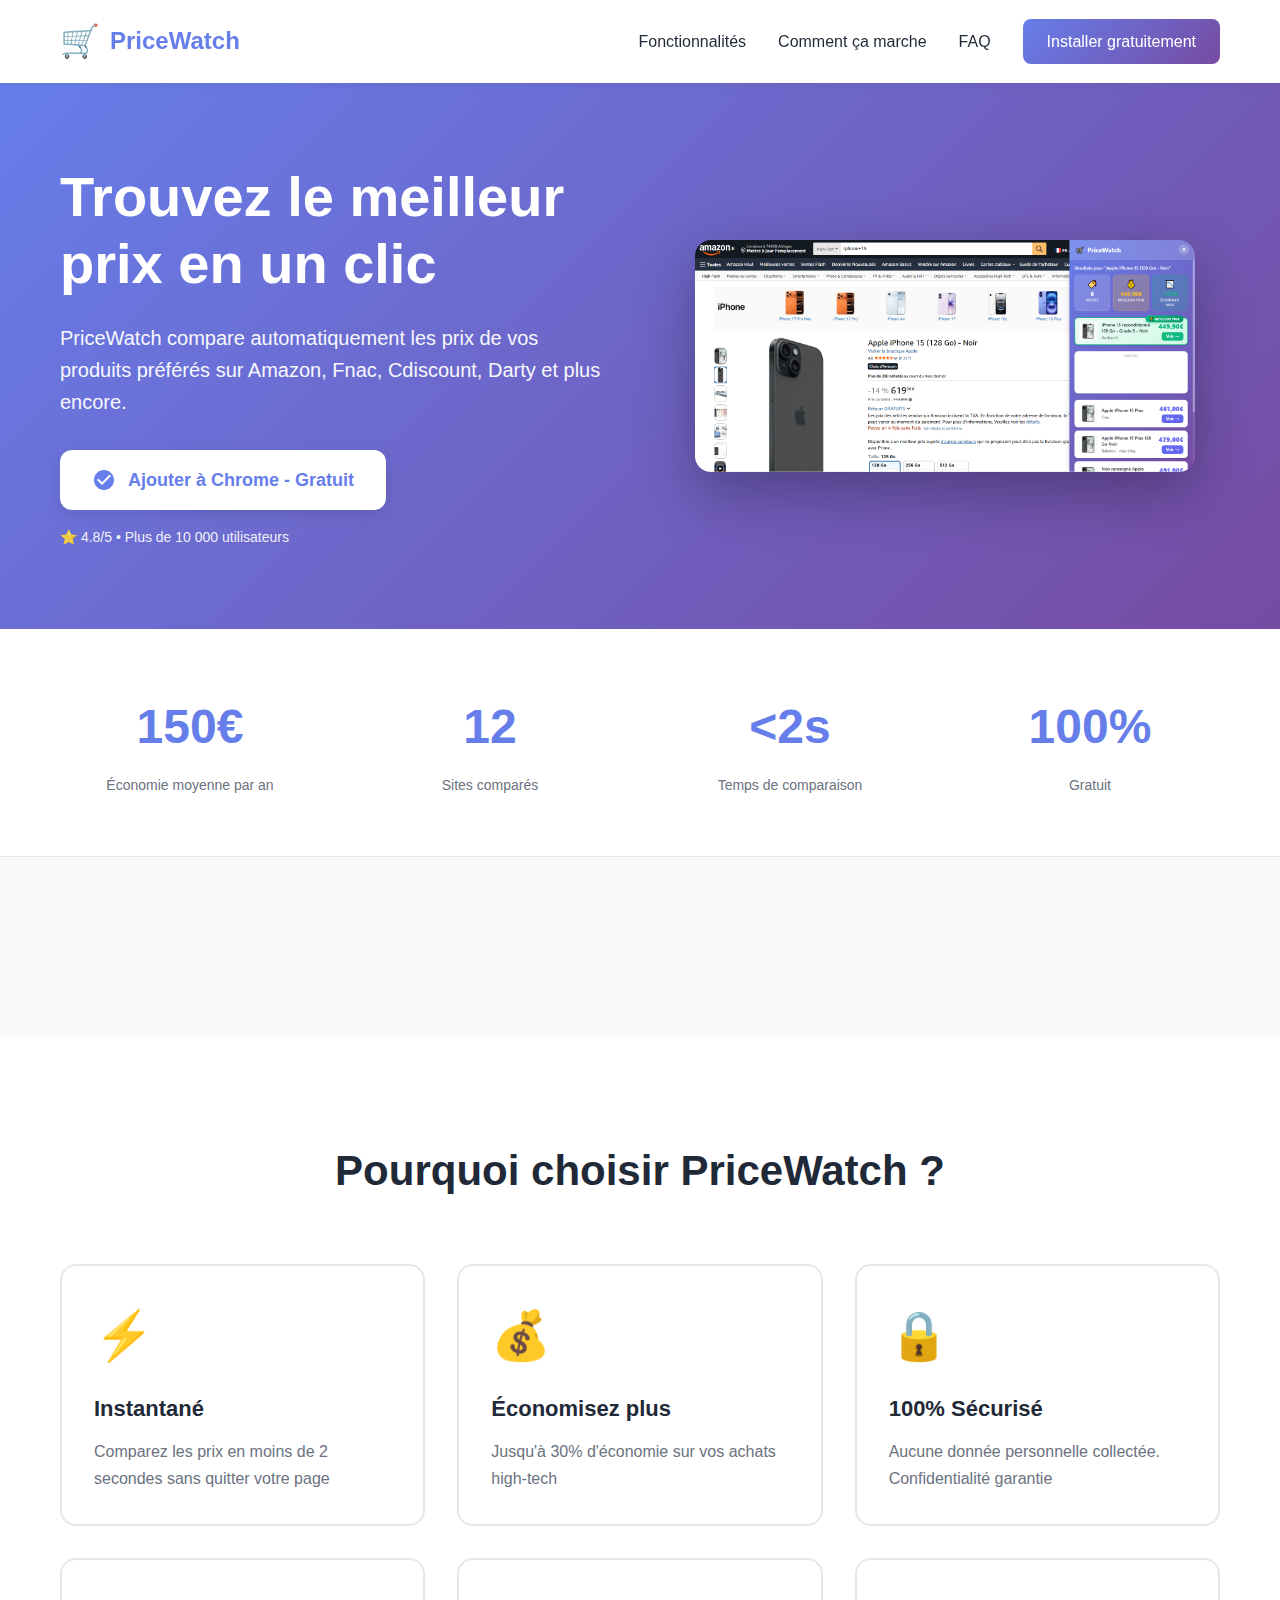
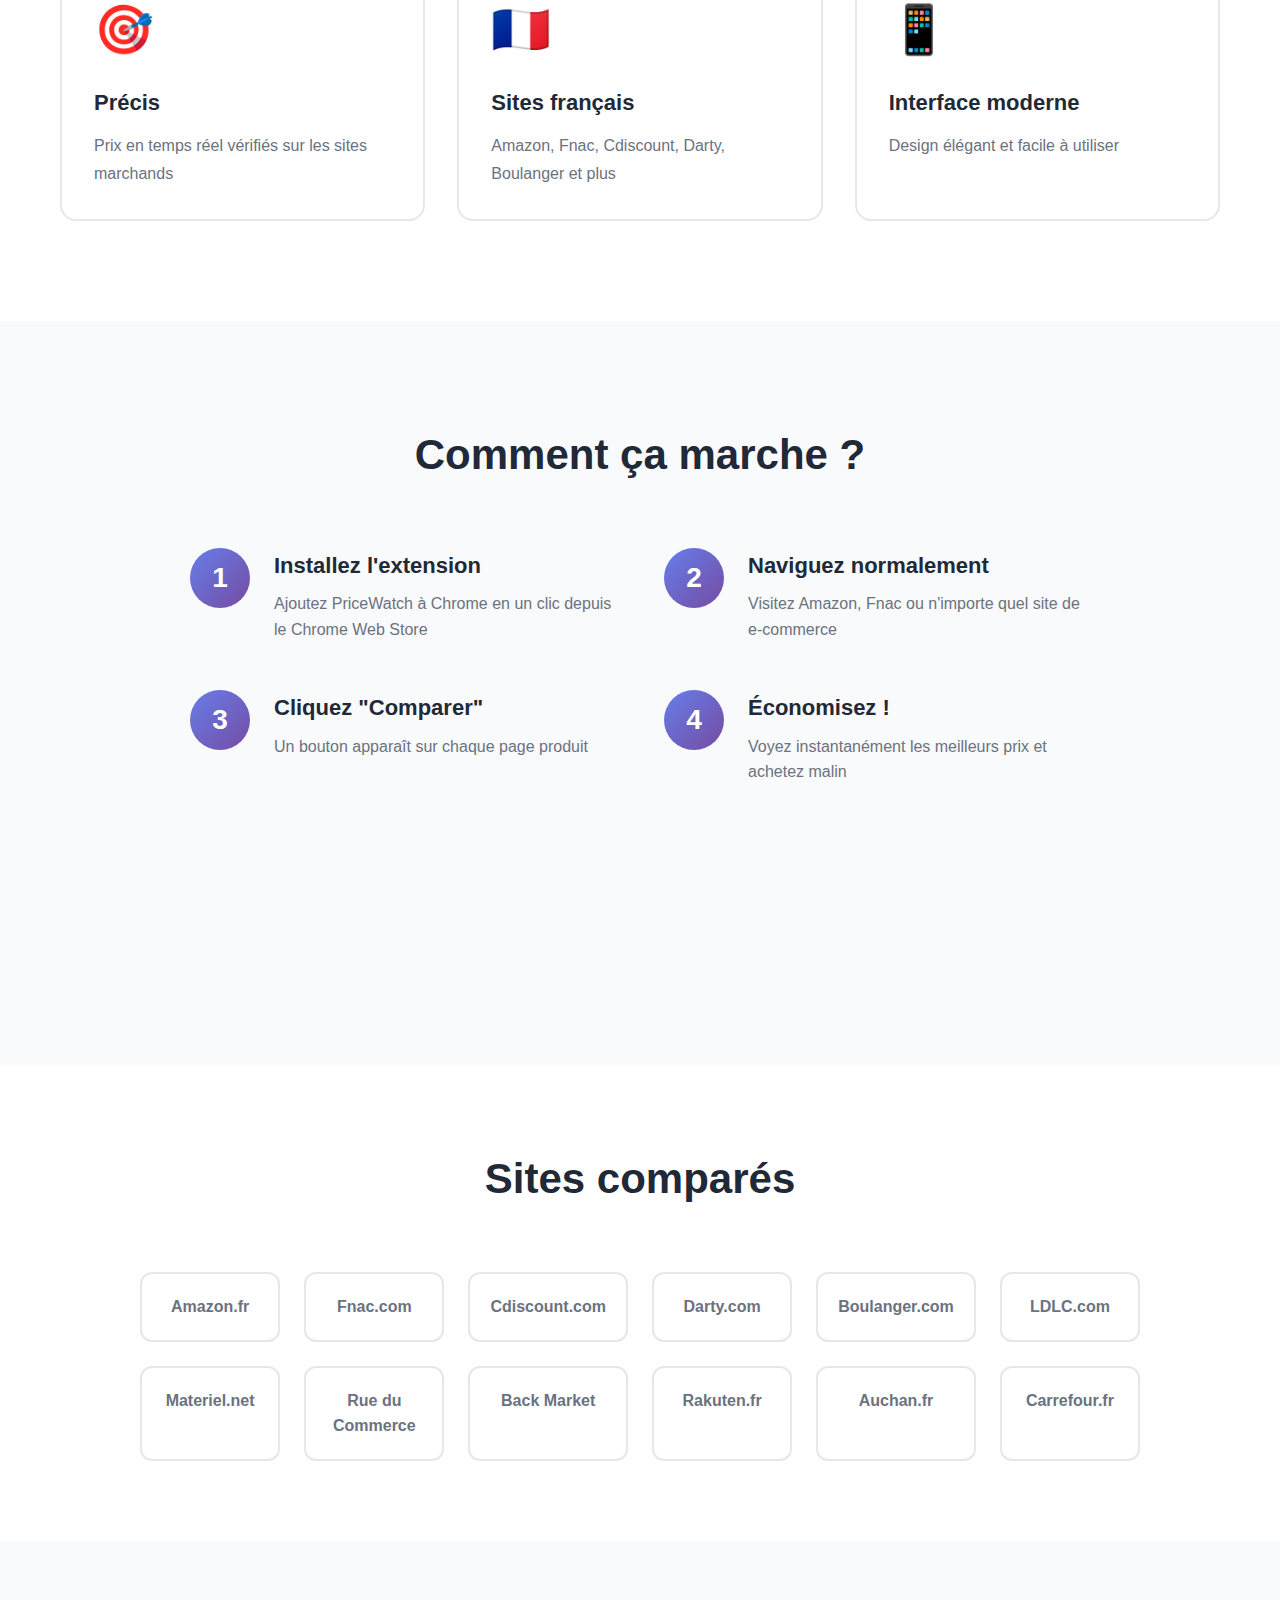
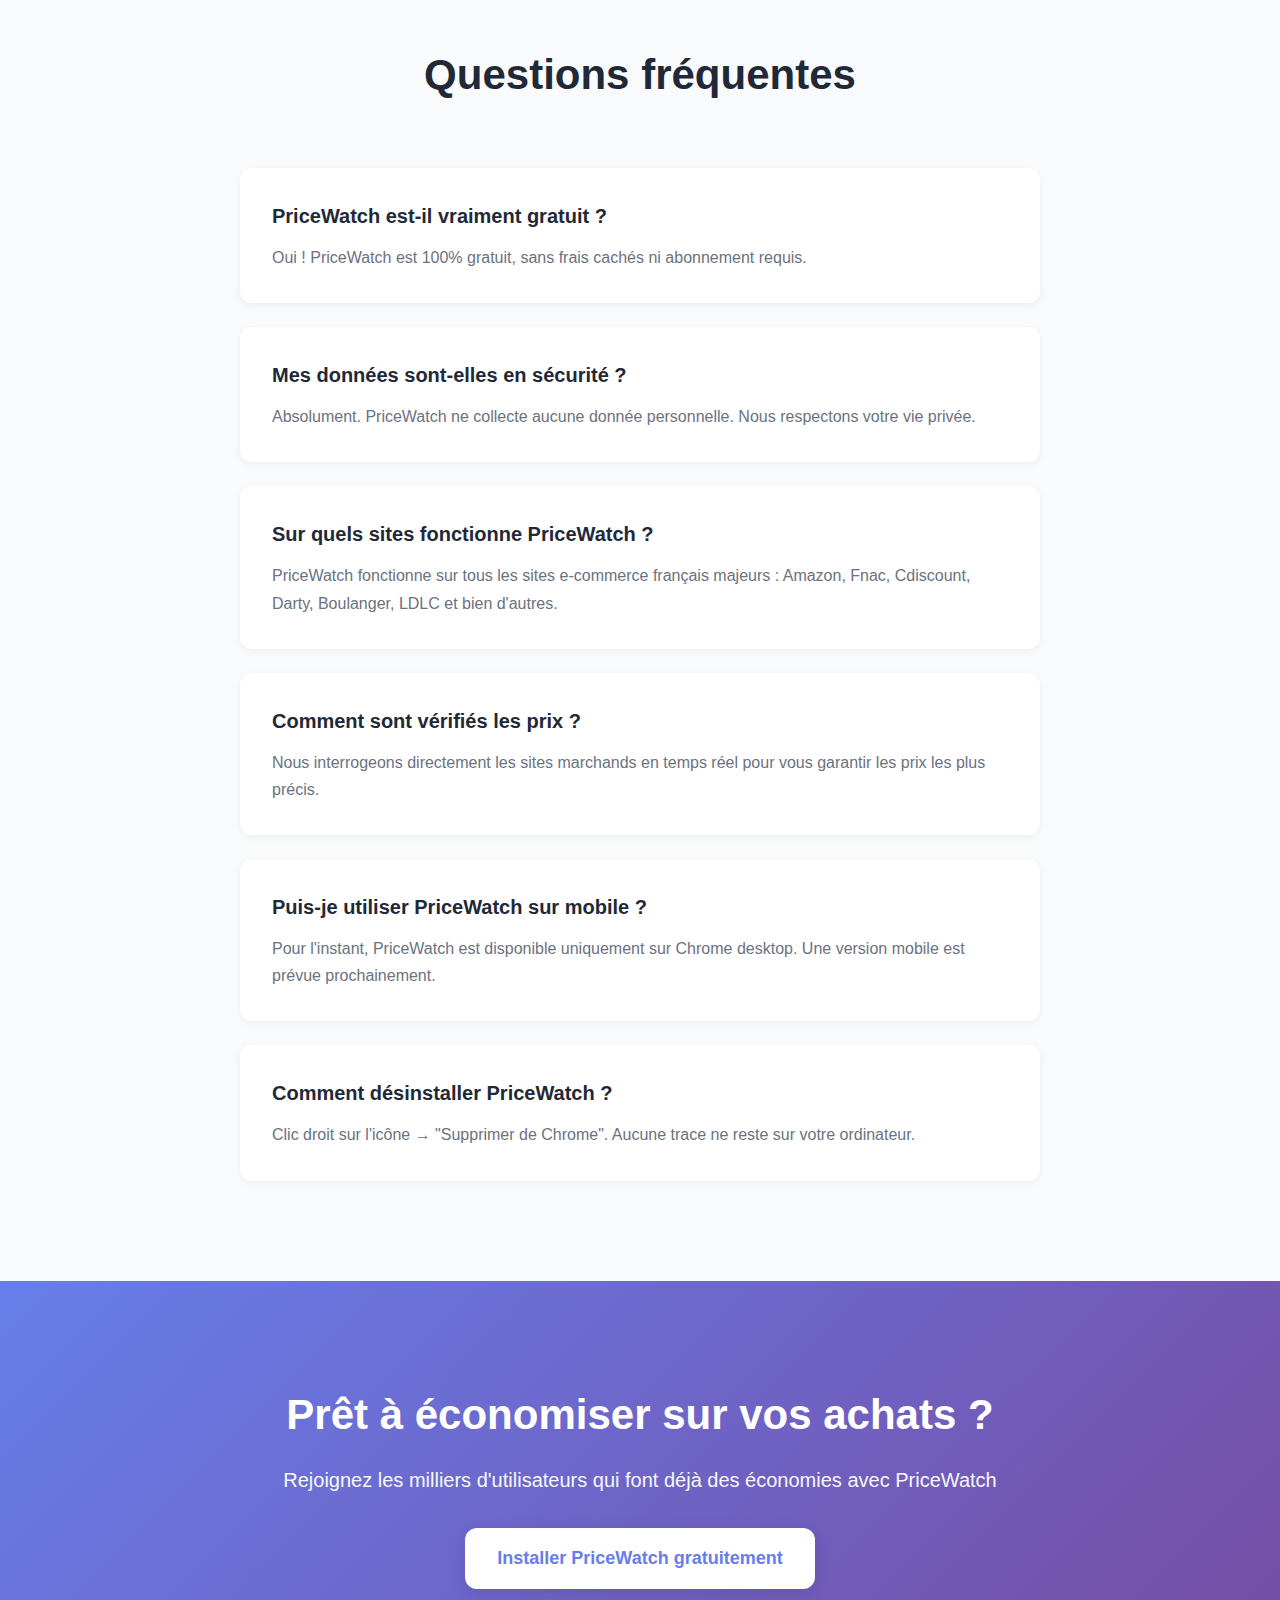
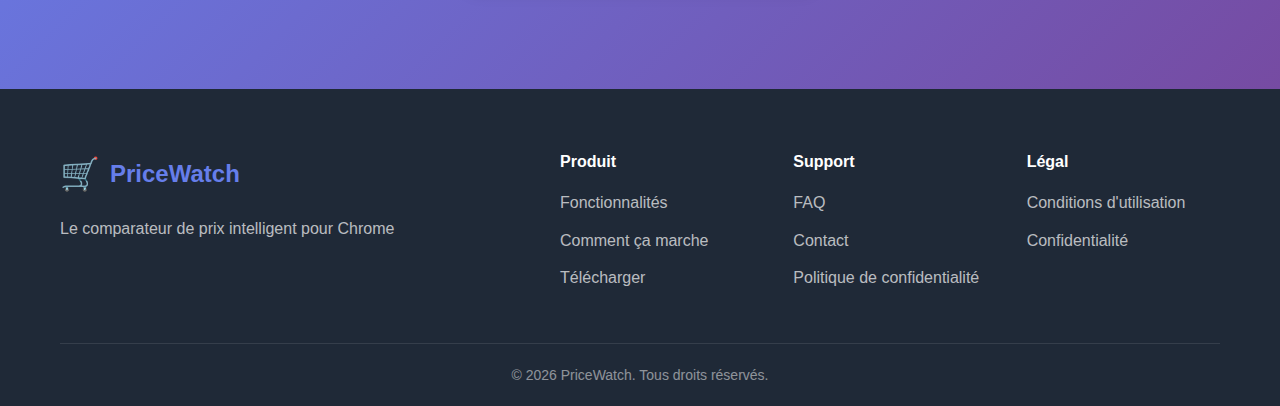
<file: index.html>
<!DOCTYPE html>
<html lang="fr">
<head>
    <meta charset="UTF-8">
    <meta name="viewport" content="width=device-width, initial-scale=1.0">
    <meta name="description" content="PriceWatch - Comparez les prix des produits high-tech sur Amazon, Fnac, Cdiscount et plus encore. Extension Chrome gratuite.">
    <meta name="keywords" content="comparateur prix, extension chrome, amazon, fnac, cdiscount, high-tech">
    <title>PriceWatch - Comparateur de Prix Intelligent</title>
    <link rel="stylesheet" href="style.css">
    
    <!-- Google AdSense -->
    <script async src="https://pagead2.googlesyndication.com/pagead/js/adsbygoogle.js?client=ca-pub-7892233863957018"
         crossorigin="anonymous"></script>
</head>
<body>
    <!-- HEADER -->
    <header class="header">
        <div class="container">
            <div class="logo">
                <span class="logo-icon">🛒</span>
                <span class="logo-text">PriceWatch</span>
            </div>
            <nav class="nav">
                <a href="#features">Fonctionnalités</a>
                <a href="#how-it-works">Comment ça marche</a>
                <a href="#faq">FAQ</a>
                <a href="https://chromewebstore.google.com/detail/pricewatch-comparateur-de/cplnfggjflclhdnjhlojdkfdijmpdobh" class="btn-primary" target="_blank">
                    Installer gratuitement
                </a>
            </nav>
        </div>
    </header>

    <!-- HERO SECTION -->
    <section class="hero">
        <div class="container">
            <div class="hero-content">
                <h1>Trouvez le meilleur prix en un clic</h1>
                <p class="hero-subtitle">
                    PriceWatch compare automatiquement les prix de vos produits préférés 
                    sur Amazon, Fnac, Cdiscount, Darty et plus encore.
                </p>
                <div class="hero-cta">
                    <a href="https://chromewebstore.google.com/detail/pricewatch-comparateur-de/cplnfggjflclhdnjhlojdkfdijmpdobh" class="btn-large" target="_blank">
                        <svg width="24" height="24" viewBox="0 0 24 24" fill="currentColor">
                            <path d="M12 2C6.48 2 2 6.48 2 12s4.48 10 10 10 10-4.48 10-10S17.52 2 12 2zm-2 15l-5-5 1.41-1.41L10 14.17l7.59-7.59L19 8l-9 9z"/>
                        </svg>
                        Ajouter à Chrome - Gratuit
                    </a>
                    <p class="hero-note">⭐ 4.8/5 • Plus de 10 000 utilisateurs</p>
                </div>
            </div>
            <div class="hero-image">
                <img src="assets/screenshot-main.png" alt="PriceWatch Extension" class="screenshot">
            </div>
        </div>
    </section>

    <!-- STATS -->
    <section class="stats">
        <div class="container">
            <div class="stat-item">
                <div class="stat-number">150€</div>
                <div class="stat-label">Économie moyenne par an</div>
            </div>
            <div class="stat-item">
                <div class="stat-number">12</div>
                <div class="stat-label">Sites comparés</div>
            </div>
            <div class="stat-item">
                <div class="stat-number">&lt;2s</div>
                <div class="stat-label">Temps de comparaison</div>
            </div>
            <div class="stat-item">
                <div class="stat-number">100%</div>
                <div class="stat-label">Gratuit</div>
            </div>
        </div>
    </section>

    <!-- AD BANNER TOP -->
    <section class="ad-section">
        <div class="container">
            <ins class="adsbygoogle"
                 style="display:block"
                 data-ad-client="ca-pub-7892233863957018"
                 data-ad-slot="9067685583"
                 data-ad-format="auto"
                 data-full-width-responsive="true"></ins>
        </div>
    </section>

    <!-- FEATURES -->
    <section id="features" class="features">
        <div class="container">
            <h2 class="section-title">Pourquoi choisir PriceWatch ?</h2>
            <div class="features-grid">
                <div class="feature-card">
                    <div class="feature-icon">⚡</div>
                    <h3>Instantané</h3>
                    <p>Comparez les prix en moins de 2 secondes sans quitter votre page</p>
                </div>
                <div class="feature-card">
                    <div class="feature-icon">💰</div>
                    <h3>Économisez plus</h3>
                    <p>Jusqu'à 30% d'économie sur vos achats high-tech</p>
                </div>
                <div class="feature-card">
                    <div class="feature-icon">🔒</div>
                    <h3>100% Sécurisé</h3>
                    <p>Aucune donnée personnelle collectée. Confidentialité garantie</p>
                </div>
                <div class="feature-card">
                    <div class="feature-icon">🎯</div>
                    <h3>Précis</h3>
                    <p>Prix en temps réel vérifiés sur les sites marchands</p>
                </div>
                <div class="feature-card">
                    <div class="feature-icon">🇫🇷</div>
                    <h3>Sites français</h3>
                    <p>Amazon, Fnac, Cdiscount, Darty, Boulanger et plus</p>
                </div>
                <div class="feature-card">
                    <div class="feature-icon">📱</div>
                    <h3>Interface moderne</h3>
                    <p>Design élégant et facile à utiliser</p>
                </div>
            </div>
        </div>
    </section>

    <!-- HOW IT WORKS -->
    <section id="how-it-works" class="how-it-works">
        <div class="container">
            <h2 class="section-title">Comment ça marche ?</h2>
            <div class="steps">
                <div class="step">
                    <div class="step-number">1</div>
                    <div class="step-content">
                        <h3>Installez l'extension</h3>
                        <p>Ajoutez PriceWatch à Chrome en un clic depuis le Chrome Web Store</p>
                    </div>
                </div>
                <div class="step">
                    <div class="step-number">2</div>
                    <div class="step-content">
                        <h3>Naviguez normalement</h3>
                        <p>Visitez Amazon, Fnac ou n'importe quel site de e-commerce</p>
                    </div>
                </div>
                <div class="step">
                    <div class="step-number">3</div>
                    <div class="step-content">
                        <h3>Cliquez "Comparer"</h3>
                        <p>Un bouton apparaît sur chaque page produit</p>
                    </div>
                </div>
                <div class="step">
                    <div class="step-number">4</div>
                    <div class="step-content">
                        <h3>Économisez !</h3>
                        <p>Voyez instantanément les meilleurs prix et achetez malin</p>
                    </div>
                </div>
            </div>
        </div>
    </section>

    <!-- AD BANNER MIDDLE -->
    <section class="ad-section">
        <div class="container">
            <ins class="adsbygoogle"
                 style="display:block"
                 data-ad-client="ca-pub-7892233863957018"
                 data-ad-slot="9067685583"
                 data-ad-format="auto"
                 data-full-width-responsive="true"></ins>
        </div>
    </section>

    <!-- MERCHANTS -->
    <section class="merchants">
        <div class="container">
            <h2 class="section-title">Sites comparés</h2>
            <div class="merchants-grid">
                <div class="merchant">Amazon.fr</div>
                <div class="merchant">Fnac.com</div>
                <div class="merchant">Cdiscount.com</div>
                <div class="merchant">Darty.com</div>
                <div class="merchant">Boulanger.com</div>
                <div class="merchant">LDLC.com</div>
                <div class="merchant">Materiel.net</div>
                <div class="merchant">Rue du Commerce</div>
                <div class="merchant">Back Market</div>
                <div class="merchant">Rakuten.fr</div>
                <div class="merchant">Auchan.fr</div>
                <div class="merchant">Carrefour.fr</div>
            </div>
        </div>
    </section>

    <!-- FAQ -->
    <section id="faq" class="faq">
        <div class="container">
            <h2 class="section-title">Questions fréquentes</h2>
            <div class="faq-list">
                <div class="faq-item">
                    <h3>PriceWatch est-il vraiment gratuit ?</h3>
                    <p>Oui ! PriceWatch est 100% gratuit, sans frais cachés ni abonnement requis.</p>
                </div>
                <div class="faq-item">
                    <h3>Mes données sont-elles en sécurité ?</h3>
                    <p>Absolument. PriceWatch ne collecte aucune donnée personnelle. Nous respectons votre vie privée.</p>
                </div>
                <div class="faq-item">
                    <h3>Sur quels sites fonctionne PriceWatch ?</h3>
                    <p>PriceWatch fonctionne sur tous les sites e-commerce français majeurs : Amazon, Fnac, Cdiscount, Darty, Boulanger, LDLC et bien d'autres.</p>
                </div>
                <div class="faq-item">
                    <h3>Comment sont vérifiés les prix ?</h3>
                    <p>Nous interrogeons directement les sites marchands en temps réel pour vous garantir les prix les plus précis.</p>
                </div>
                <div class="faq-item">
                    <h3>Puis-je utiliser PriceWatch sur mobile ?</h3>
                    <p>Pour l'instant, PriceWatch est disponible uniquement sur Chrome desktop. Une version mobile est prévue prochainement.</p>
                </div>
                <div class="faq-item">
                    <h3>Comment désinstaller PriceWatch ?</h3>
                    <p>Clic droit sur l'icône → "Supprimer de Chrome". Aucune trace ne reste sur votre ordinateur.</p>
                </div>
            </div>
        </div>
    </section>

    <!-- CTA FINAL -->
    <section class="cta-final">
        <div class="container">
            <h2>Prêt à économiser sur vos achats ?</h2>
            <p>Rejoignez les milliers d'utilisateurs qui font déjà des économies avec PriceWatch</p>
            <a href="https://chromewebstore.google.com/detail/pricewatch-comparateur-de/cplnfggjflclhdnjhlojdkfdijmpdobh" class="btn-large" target="_blank">
                Installer PriceWatch gratuitement
            </a>
        </div>
    </section>

    <!-- FOOTER -->
    <footer class="footer">
        <div class="container">
            <div class="footer-content">
                <div class="footer-brand">
                    <div class="logo">
                        <span class="logo-icon">🛒</span>
                        <span class="logo-text">PriceWatch</span>
                    </div>
                    <p>Le comparateur de prix intelligent pour Chrome</p>
                </div>
                <div class="footer-links">
                    <div class="footer-column">
                        <h4>Produit</h4>
                        <a href="#features">Fonctionnalités</a>
                        <a href="#how-it-works">Comment ça marche</a>
                        <a href="https://chromewebstore.google.com/detail/pricewatch-comparateur-de/cplnfggjflclhdnjhlojdkfdijmpdobh">Télécharger</a>
                    </div>
                    <div class="footer-column">
                        <h4>Support</h4>
                        <a href="#faq">FAQ</a>
                        <a href="mailto:support@pricewatch.fr">Contact</a>
                        <a href="privacy.html">Politique de confidentialité</a>
                    </div>
                    <div class="footer-column">
                        <h4>Légal</h4>
                        <a href="terms.html">Conditions d'utilisation</a>
                        <a href="privacy.html">Confidentialité</a>
                    </div>
                </div>
            </div>
            <div class="footer-bottom">
                <p>&copy; 2026 PriceWatch. Tous droits réservés.</p>
            </div>
        </div>
    </footer>

    <!-- AdSense Script -->
    <script>
        (adsbygoogle = window.adsbygoogle || []).push({});
    </script>
</body>
</html>
</file>
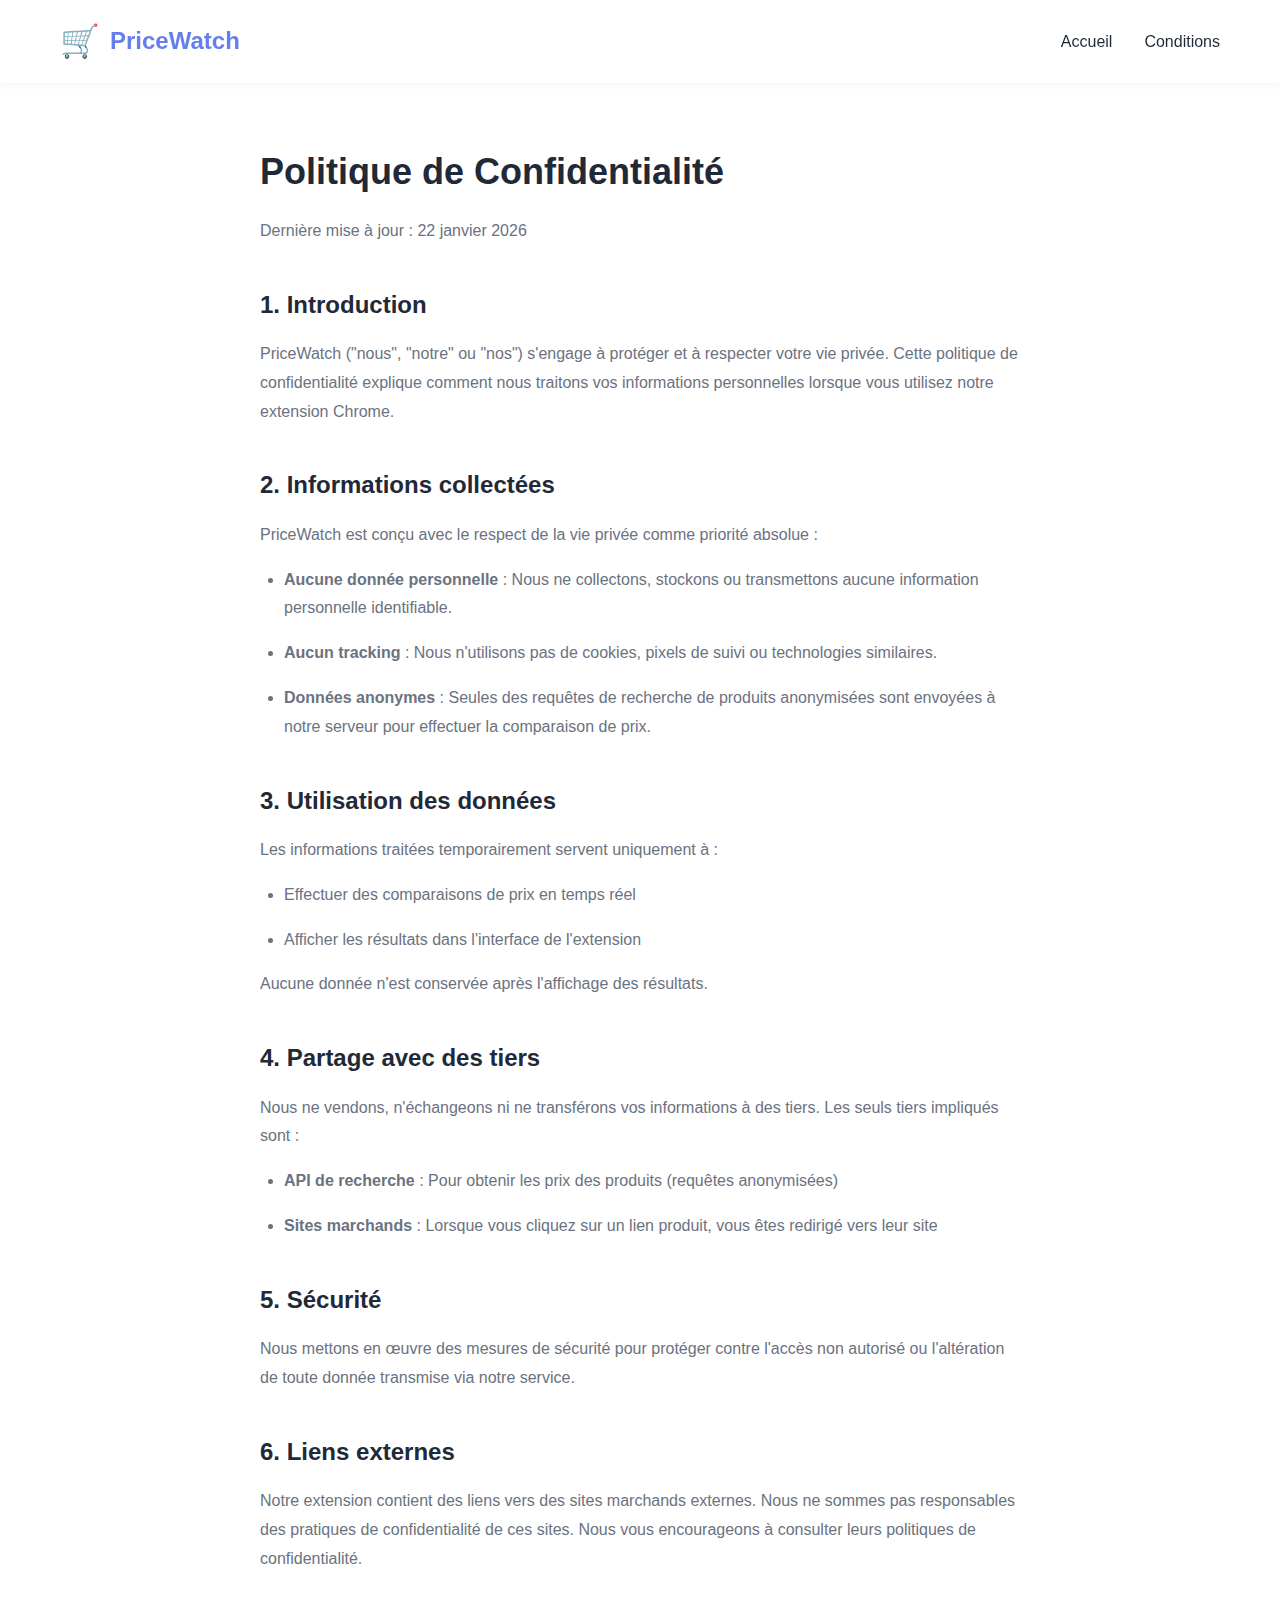
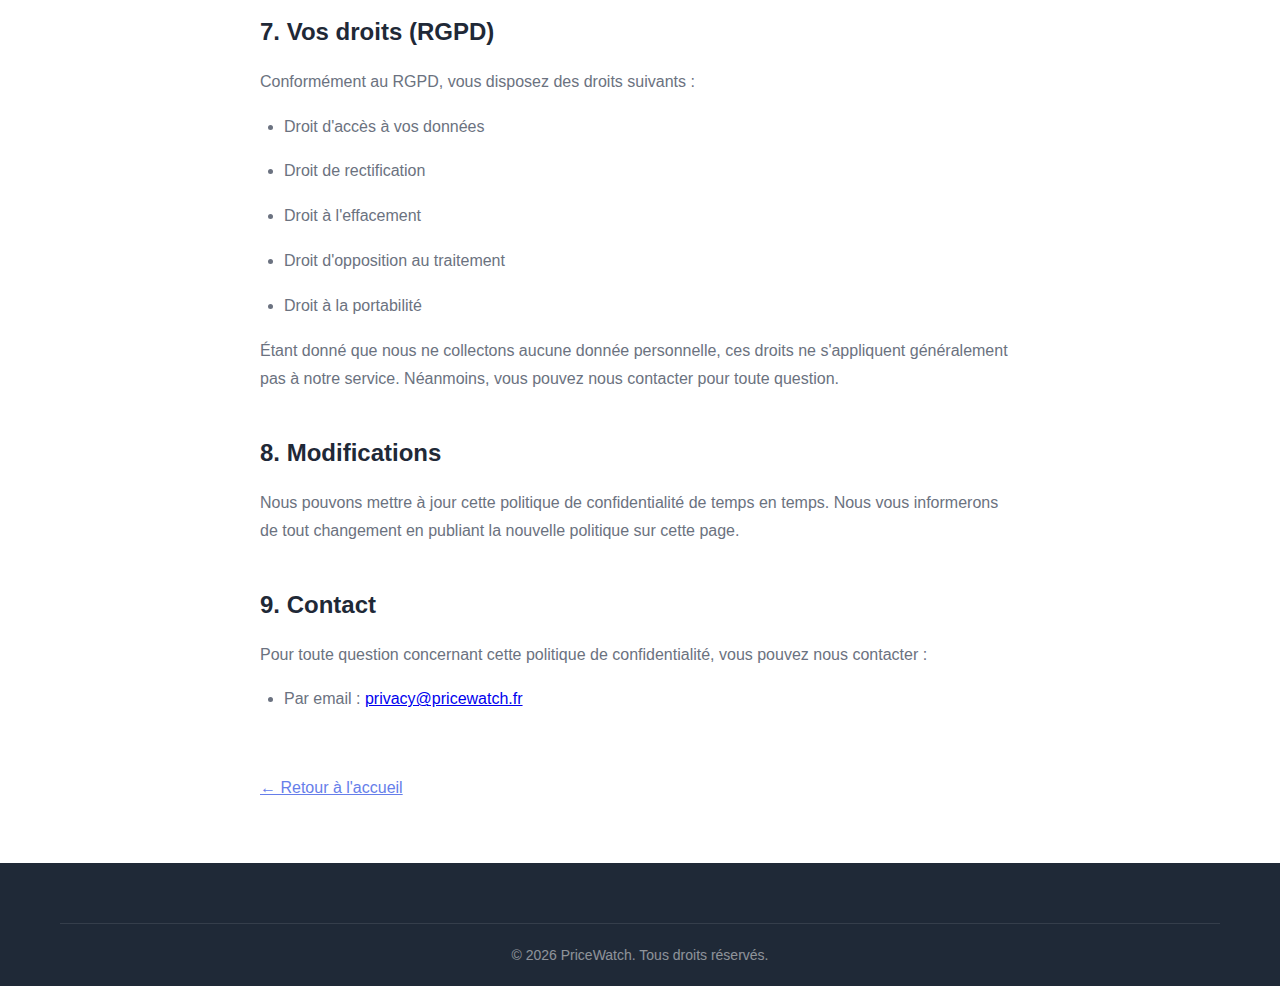
<file: privacy.html>
<!DOCTYPE html>
<html lang="fr">
<head>
    <meta charset="UTF-8">
    <meta name="viewport" content="width=device-width, initial-scale=1.0">
    <title>Politique de Confidentialité - PriceWatch</title>
    <link rel="stylesheet" href="style.css">
    <style>
        .privacy-content {
            max-width: 800px;
            margin: 60px auto;
            padding: 0 20px;
        }
        .privacy-content h1 {
            font-size: 36px;
            margin-bottom: 16px;
        }
        .privacy-content .date {
            color: var(--text-gray);
            margin-bottom: 40px;
        }
        .privacy-content h2 {
            font-size: 24px;
            margin-top: 40px;
            margin-bottom: 16px;
        }
        .privacy-content p, .privacy-content li {
            color: var(--text-gray);
            line-height: 1.8;
            margin-bottom: 16px;
        }
        .privacy-content ul {
            margin-left: 24px;
        }
    </style>
</head>
<body>
    <header class="header">
        <div class="container">
            <a href="index.html" class="logo">
                <span class="logo-icon">🛒</span>
                <span class="logo-text">PriceWatch</span>
            </a>
            <nav class="nav">
                <a href="index.html">Accueil</a>
                <a href="terms.html">Conditions</a>
            </nav>
        </div>
    </header>

    <div class="privacy-content">
        <h1>Politique de Confidentialité</h1>
        <p class="date">Dernière mise à jour : 22 janvier 2026</p>

        <h2>1. Introduction</h2>
        <p>
            PriceWatch ("nous", "notre" ou "nos") s'engage à protéger et à respecter votre vie privée. 
            Cette politique de confidentialité explique comment nous traitons vos informations personnelles 
            lorsque vous utilisez notre extension Chrome.
        </p>

        <h2>2. Informations collectées</h2>
        <p>PriceWatch est conçu avec le respect de la vie privée comme priorité absolue :</p>
        <ul>
            <li><strong>Aucune donnée personnelle</strong> : Nous ne collectons, stockons ou transmettons aucune information personnelle identifiable.</li>
            <li><strong>Aucun tracking</strong> : Nous n'utilisons pas de cookies, pixels de suivi ou technologies similaires.</li>
            <li><strong>Données anonymes</strong> : Seules des requêtes de recherche de produits anonymisées sont envoyées à notre serveur pour effectuer la comparaison de prix.</li>
        </ul>

        <h2>3. Utilisation des données</h2>
        <p>Les informations traitées temporairement servent uniquement à :</p>
        <ul>
            <li>Effectuer des comparaisons de prix en temps réel</li>
            <li>Afficher les résultats dans l'interface de l'extension</li>
        </ul>
        <p>Aucune donnée n'est conservée après l'affichage des résultats.</p>

        <h2>4. Partage avec des tiers</h2>
        <p>
            Nous ne vendons, n'échangeons ni ne transférons vos informations à des tiers. 
            Les seuls tiers impliqués sont :
        </p>
        <ul>
            <li><strong>API de recherche</strong> : Pour obtenir les prix des produits (requêtes anonymisées)</li>
            <li><strong>Sites marchands</strong> : Lorsque vous cliquez sur un lien produit, vous êtes redirigé vers leur site</li>
        </ul>

        <h2>5. Sécurité</h2>
        <p>
            Nous mettons en œuvre des mesures de sécurité pour protéger contre l'accès non autorisé 
            ou l'altération de toute donnée transmise via notre service.
        </p>

        <h2>6. Liens externes</h2>
        <p>
            Notre extension contient des liens vers des sites marchands externes. Nous ne sommes pas 
            responsables des pratiques de confidentialité de ces sites. Nous vous encourageons à 
            consulter leurs politiques de confidentialité.
        </p>

        <h2>7. Vos droits (RGPD)</h2>
        <p>Conformément au RGPD, vous disposez des droits suivants :</p>
        <ul>
            <li>Droit d'accès à vos données</li>
            <li>Droit de rectification</li>
            <li>Droit à l'effacement</li>
            <li>Droit d'opposition au traitement</li>
            <li>Droit à la portabilité</li>
        </ul>
        <p>
            Étant donné que nous ne collectons aucune donnée personnelle, ces droits ne s'appliquent 
            généralement pas à notre service. Néanmoins, vous pouvez nous contacter pour toute question.
        </p>

        <h2>8. Modifications</h2>
        <p>
            Nous pouvons mettre à jour cette politique de confidentialité de temps en temps. 
            Nous vous informerons de tout changement en publiant la nouvelle politique sur cette page.
        </p>

        <h2>9. Contact</h2>
        <p>
            Pour toute question concernant cette politique de confidentialité, vous pouvez nous contacter :
        </p>
        <ul>
            <li>Par email : <a href="mailto:privacy@pricewatch.fr">privacy@pricewatch.fr</a></li>
        </ul>

        <p style="margin-top: 60px;">
            <a href="index.html" style="color: var(--primary);">← Retour à l'accueil</a>
        </p>
    </div>

    <footer class="footer">
        <div class="container">
            <div class="footer-bottom">
                <p>&copy; 2026 PriceWatch. Tous droits réservés.</p>
            </div>
        </div>
    </footer>
</body>
</html>
</file>
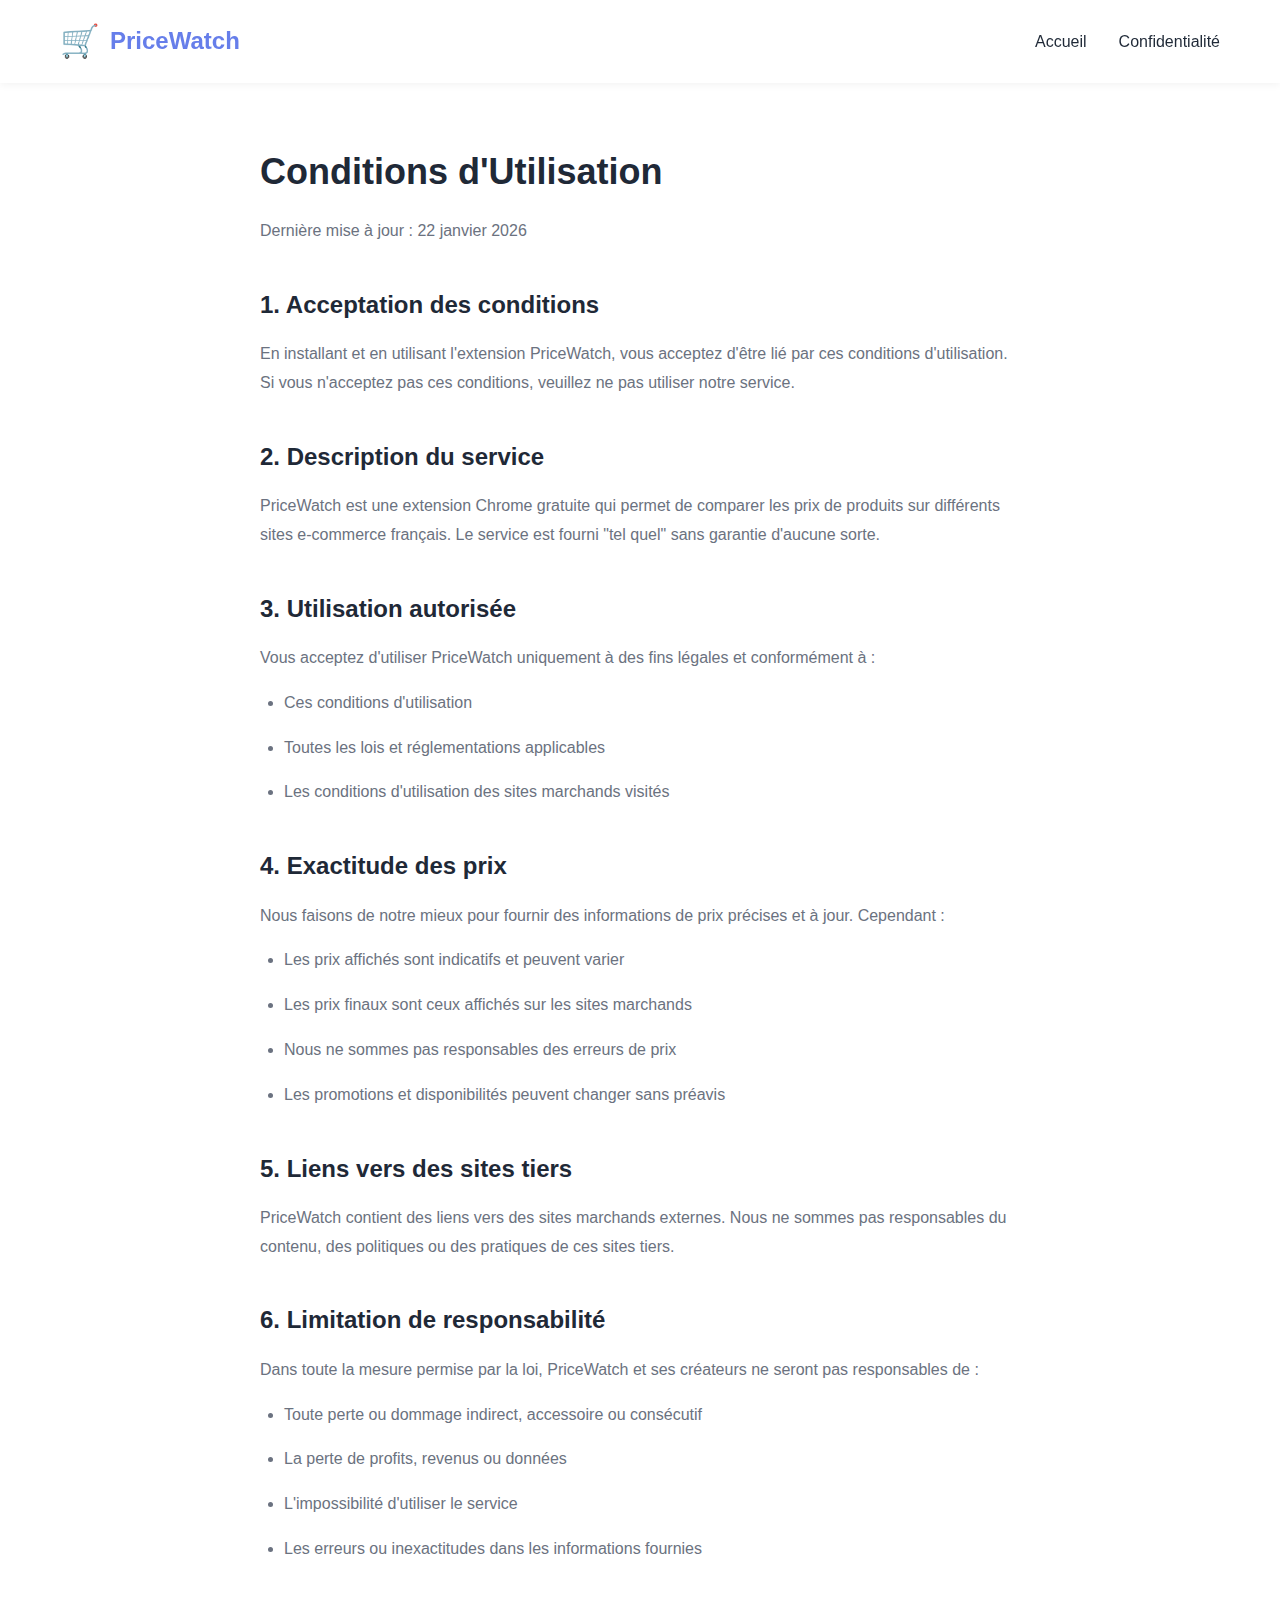
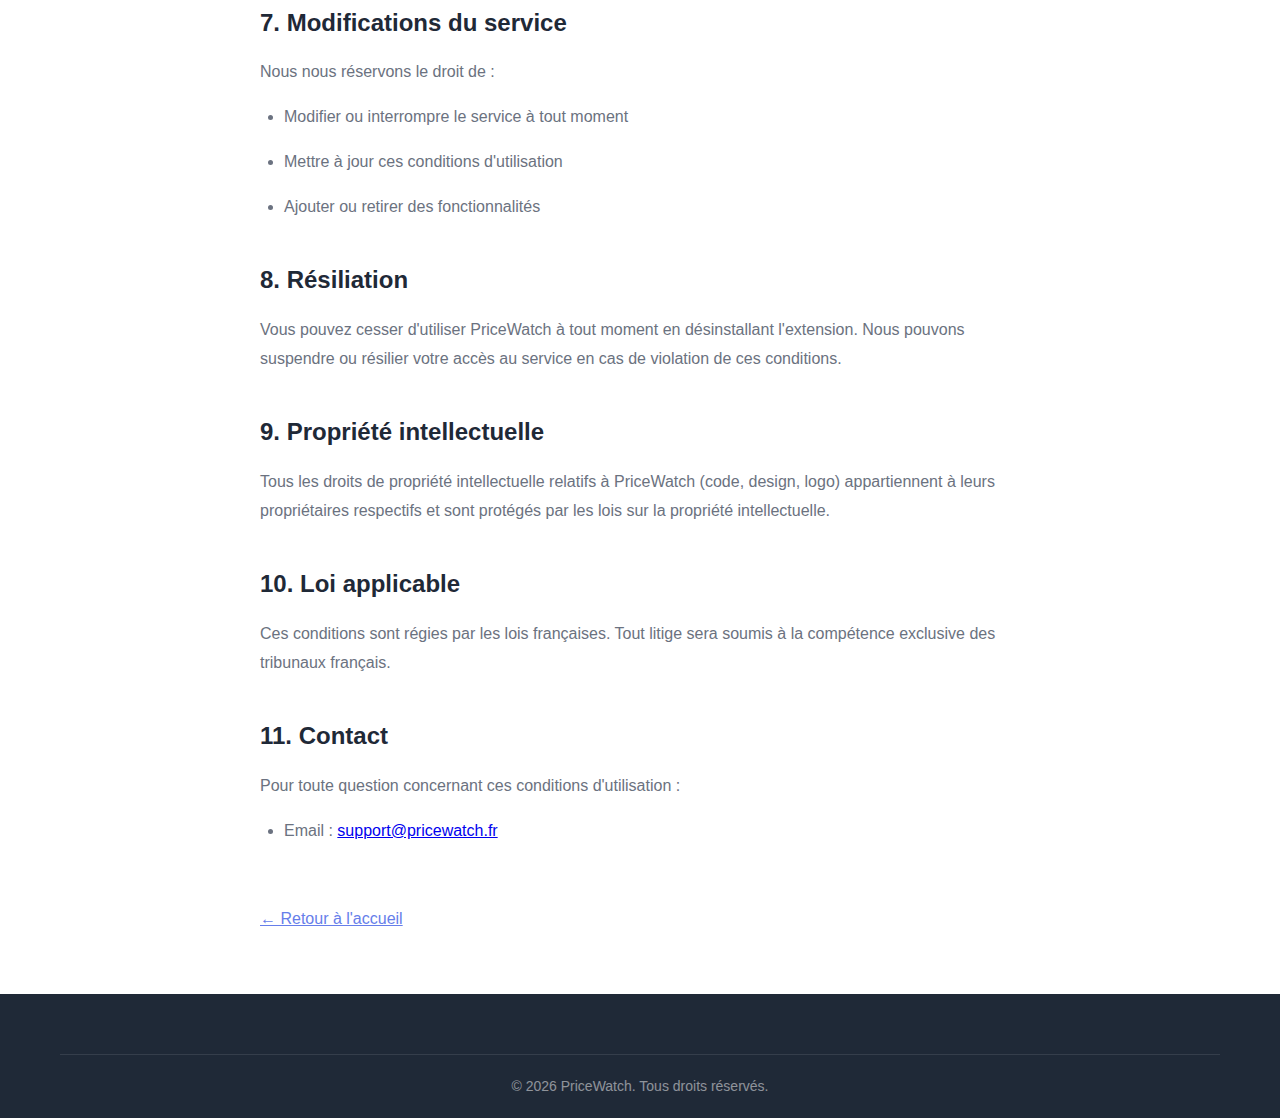
<file: terms.html>
<!DOCTYPE html>
<html lang="fr">
<head>
    <meta charset="UTF-8">
    <meta name="viewport" content="width=device-width, initial-scale=1.0">
    <title>Conditions d'Utilisation - PriceWatch</title>
    <link rel="stylesheet" href="style.css">
    <style>
        .terms-content {
            max-width: 800px;
            margin: 60px auto;
            padding: 0 20px;
        }
        .terms-content h1 {
            font-size: 36px;
            margin-bottom: 16px;
        }
        .terms-content .date {
            color: var(--text-gray);
            margin-bottom: 40px;
        }
        .terms-content h2 {
            font-size: 24px;
            margin-top: 40px;
            margin-bottom: 16px;
        }
        .terms-content p, .terms-content li {
            color: var(--text-gray);
            line-height: 1.8;
            margin-bottom: 16px;
        }
        .terms-content ul {
            margin-left: 24px;
        }
    </style>
</head>
<body>
    <header class="header">
        <div class="container">
            <a href="index.html" class="logo">
                <span class="logo-icon">🛒</span>
                <span class="logo-text">PriceWatch</span>
            </a>
            <nav class="nav">
                <a href="index.html">Accueil</a>
                <a href="privacy.html">Confidentialité</a>
            </nav>
        </div>
    </header>

    <div class="terms-content">
        <h1>Conditions d'Utilisation</h1>
        <p class="date">Dernière mise à jour : 22 janvier 2026</p>

        <h2>1. Acceptation des conditions</h2>
        <p>
            En installant et en utilisant l'extension PriceWatch, vous acceptez d'être lié par ces 
            conditions d'utilisation. Si vous n'acceptez pas ces conditions, veuillez ne pas utiliser 
            notre service.
        </p>

        <h2>2. Description du service</h2>
        <p>
            PriceWatch est une extension Chrome gratuite qui permet de comparer les prix de produits 
            sur différents sites e-commerce français. Le service est fourni "tel quel" sans garantie 
            d'aucune sorte.
        </p>

        <h2>3. Utilisation autorisée</h2>
        <p>Vous acceptez d'utiliser PriceWatch uniquement à des fins légales et conformément à :</p>
        <ul>
            <li>Ces conditions d'utilisation</li>
            <li>Toutes les lois et réglementations applicables</li>
            <li>Les conditions d'utilisation des sites marchands visités</li>
        </ul>

        <h2>4. Exactitude des prix</h2>
        <p>
            Nous faisons de notre mieux pour fournir des informations de prix précises et à jour. 
            Cependant :
        </p>
        <ul>
            <li>Les prix affichés sont indicatifs et peuvent varier</li>
            <li>Les prix finaux sont ceux affichés sur les sites marchands</li>
            <li>Nous ne sommes pas responsables des erreurs de prix</li>
            <li>Les promotions et disponibilités peuvent changer sans préavis</li>
        </ul>

        <h2>5. Liens vers des sites tiers</h2>
        <p>
            PriceWatch contient des liens vers des sites marchands externes. Nous ne sommes pas 
            responsables du contenu, des politiques ou des pratiques de ces sites tiers.
        </p>

        <h2>6. Limitation de responsabilité</h2>
        <p>
            Dans toute la mesure permise par la loi, PriceWatch et ses créateurs ne seront pas 
            responsables de :
        </p>
        <ul>
            <li>Toute perte ou dommage indirect, accessoire ou consécutif</li>
            <li>La perte de profits, revenus ou données</li>
            <li>L'impossibilité d'utiliser le service</li>
            <li>Les erreurs ou inexactitudes dans les informations fournies</li>
        </ul>

        <h2>7. Modifications du service</h2>
        <p>
            Nous nous réservons le droit de :
        </p>
        <ul>
            <li>Modifier ou interrompre le service à tout moment</li>
            <li>Mettre à jour ces conditions d'utilisation</li>
            <li>Ajouter ou retirer des fonctionnalités</li>
        </ul>

        <h2>8. Résiliation</h2>
        <p>
            Vous pouvez cesser d'utiliser PriceWatch à tout moment en désinstallant l'extension. 
            Nous pouvons suspendre ou résilier votre accès au service en cas de violation de ces conditions.
        </p>

        <h2>9. Propriété intellectuelle</h2>
        <p>
            Tous les droits de propriété intellectuelle relatifs à PriceWatch (code, design, logo) 
            appartiennent à leurs propriétaires respectifs et sont protégés par les lois sur la 
            propriété intellectuelle.
        </p>

        <h2>10. Loi applicable</h2>
        <p>
            Ces conditions sont régies par les lois françaises. Tout litige sera soumis à la 
            compétence exclusive des tribunaux français.
        </p>

        <h2>11. Contact</h2>
        <p>
            Pour toute question concernant ces conditions d'utilisation :
        </p>
        <ul>
            <li>Email : <a href="mailto:support@pricewatch.fr">support@pricewatch.fr</a></li>
        </ul>

        <p style="margin-top: 60px;">
            <a href="index.html" style="color: var(--primary);">← Retour à l'accueil</a>
        </p>
    </div>

    <footer class="footer">
        <div class="container">
            <div class="footer-bottom">
                <p>&copy; 2026 PriceWatch. Tous droits réservés.</p>
            </div>
        </div>
    </footer>
</body>
</html>
</file>
<file: style.css>
/* GLOBAL */
* {
    margin: 0;
    padding: 0;
    box-sizing: border-box;
}

:root {
    --primary: #667eea;
    --primary-dark: #5568d3;
    --secondary: #764ba2;
    --success: #10b981;
    --text-dark: #1f2937;
    --text-gray: #6b7280;
    --bg-light: #f9fafb;
    --border: #e5e7eb;
}

body {
    font-family: -apple-system, BlinkMacSystemFont, 'Segoe UI', Roboto, 'Helvetica Neue', Arial, sans-serif;
    color: var(--text-dark);
    line-height: 1.6;
    overflow-x: hidden;
}

.container {
    max-width: 1200px;
    margin: 0 auto;
    padding: 0 20px;
}

/* HEADER */
.header {
    background: white;
    box-shadow: 0 2px 8px rgba(0, 0, 0, 0.05);
    position: sticky;
    top: 0;
    z-index: 1000;
}

.header .container {
    display: flex;
    justify-content: space-between;
    align-items: center;
    padding: 16px 20px;
}

.logo {
    display: flex;
    align-items: center;
    gap: 10px;
    font-size: 24px;
    font-weight: 700;
    color: var(--primary);
    text-decoration: none;
}

.logo-icon {
    font-size: 32px;
}

.nav {
    display: flex;
    align-items: center;
    gap: 32px;
}

.nav a {
    text-decoration: none;
    color: var(--text-dark);
    font-weight: 500;
    transition: color 0.2s;
}

.nav a:hover {
    color: var(--primary);
}

.btn-primary {
    background: linear-gradient(135deg, var(--primary), var(--secondary));
    color: white !important;
    padding: 10px 24px;
    border-radius: 8px;
    transition: transform 0.2s;
}

.btn-primary:hover {
    transform: translateY(-2px);
}

/* HERO */
.hero {
    background: linear-gradient(135deg, #667eea 0%, #764ba2 100%);
    color: white;
    padding: 80px 0;
}

.hero .container {
    display: grid;
    grid-template-columns: 1fr 1fr;
    gap: 60px;
    align-items: center;
}

.hero h1 {
    font-size: 56px;
    line-height: 1.2;
    margin-bottom: 24px;
    font-weight: 800;
}

.hero-subtitle {
    font-size: 20px;
    opacity: 0.95;
    margin-bottom: 32px;
}

.hero-cta {
    display: flex;
    flex-direction: column;
    gap: 16px;
}

.btn-large {
    display: inline-flex;
    align-items: center;
    gap: 12px;
    background: white;
    color: var(--primary);
    padding: 16px 32px;
    border-radius: 12px;
    font-size: 18px;
    font-weight: 700;
    text-decoration: none;
    transition: transform 0.2s, box-shadow 0.2s;
    box-shadow: 0 4px 16px rgba(0, 0, 0, 0.1);
    width: fit-content;
}

.btn-large:hover {
    transform: translateY(-2px);
    box-shadow: 0 8px 24px rgba(0, 0, 0, 0.15);
}

.hero-note {
    font-size: 14px;
    opacity: 0.9;
}

.hero-image {
    display: flex;
    justify-content: center;
}

.screenshot {
    width: 100%;
    max-width: 500px;
    border-radius: 16px;
    box-shadow: 0 20px 60px rgba(0, 0, 0, 0.3);
}

/* STATS */
.stats {
    background: white;
    padding: 60px 0;
    border-bottom: 1px solid var(--border);
}

.stats .container {
    display: grid;
    grid-template-columns: repeat(4, 1fr);
    gap: 40px;
}

.stat-item {
    text-align: center;
}

.stat-number {
    font-size: 48px;
    font-weight: 800;
    color: var(--primary);
    margin-bottom: 8px;
}

.stat-label {
    color: var(--text-gray);
    font-size: 14px;
}

/* AD SECTION */
.ad-section {
    background: var(--bg-light);
    padding: 40px 0;
}

.adsbygoogle {
    display: block;
    min-height: 100px;
}

/* FEATURES */
.features {
    padding: 100px 0;
}

.section-title {
    text-align: center;
    font-size: 42px;
    font-weight: 800;
    margin-bottom: 60px;
    color: var(--text-dark);
}

.features-grid {
    display: grid;
    grid-template-columns: repeat(3, 1fr);
    gap: 32px;
}

.feature-card {
    background: white;
    border: 2px solid var(--border);
    border-radius: 16px;
    padding: 32px;
    transition: transform 0.2s, box-shadow 0.2s;
}

.feature-card:hover {
    transform: translateY(-4px);
    box-shadow: 0 8px 24px rgba(0, 0, 0, 0.08);
    border-color: var(--primary);
}

.feature-icon {
    font-size: 48px;
    margin-bottom: 16px;
}

.feature-card h3 {
    font-size: 22px;
    margin-bottom: 12px;
    color: var(--text-dark);
}

.feature-card p {
    color: var(--text-gray);
    line-height: 1.7;
}

/* HOW IT WORKS */
.how-it-works {
    background: var(--bg-light);
    padding: 100px 0;
}

.steps {
    display: grid;
    grid-template-columns: repeat(2, 1fr);
    gap: 48px;
    max-width: 900px;
    margin: 0 auto;
}

.step {
    display: flex;
    gap: 24px;
}

.step-number {
    flex-shrink: 0;
    width: 60px;
    height: 60px;
    background: linear-gradient(135deg, var(--primary), var(--secondary));
    color: white;
    border-radius: 50%;
    display: flex;
    align-items: center;
    justify-content: center;
    font-size: 28px;
    font-weight: 700;
}

.step-content h3 {
    font-size: 22px;
    margin-bottom: 8px;
    color: var(--text-dark);
}

.step-content p {
    color: var(--text-gray);
}

/* MERCHANTS */
.merchants {
    padding: 80px 0;
}

.merchants-grid {
    display: grid;
    grid-template-columns: repeat(6, 1fr);
    gap: 24px;
    max-width: 1000px;
    margin: 0 auto;
}

.merchant {
    background: white;
    border: 2px solid var(--border);
    border-radius: 12px;
    padding: 20px;
    text-align: center;
    font-weight: 600;
    color: var(--text-gray);
    transition: transform 0.2s, border-color 0.2s;
}

.merchant:hover {
    transform: translateY(-2px);
    border-color: var(--primary);
}

/* FAQ */
.faq {
    background: var(--bg-light);
    padding: 100px 0;
}

.faq-list {
    max-width: 800px;
    margin: 0 auto;
    display: flex;
    flex-direction: column;
    gap: 24px;
}

.faq-item {
    background: white;
    border-radius: 12px;
    padding: 32px;
    box-shadow: 0 2px 8px rgba(0, 0, 0, 0.05);
}

.faq-item h3 {
    font-size: 20px;
    margin-bottom: 12px;
    color: var(--text-dark);
}

.faq-item p {
    color: var(--text-gray);
    line-height: 1.7;
}

/* CTA FINAL */
.cta-final {
    background: linear-gradient(135deg, var(--primary), var(--secondary));
    color: white;
    padding: 100px 0;
    text-align: center;
}

.cta-final h2 {
    font-size: 42px;
    margin-bottom: 16px;
}

.cta-final p {
    font-size: 20px;
    margin-bottom: 32px;
    opacity: 0.95;
}

/* FOOTER */
.footer {
    background: var(--text-dark);
    color: white;
    padding: 60px 0 20px;
}

.footer-content {
    display: grid;
    grid-template-columns: 2fr 3fr;
    gap: 60px;
    margin-bottom: 40px;
}

.footer-brand p {
    color: rgba(255, 255, 255, 0.7);
    margin-top: 16px;
}

.footer-links {
    display: grid;
    grid-template-columns: repeat(3, 1fr);
    gap: 40px;
}

.footer-column h4 {
    margin-bottom: 16px;
    font-size: 16px;
}

.footer-column a {
    display: block;
    color: rgba(255, 255, 255, 0.7);
    text-decoration: none;
    margin-bottom: 12px;
    transition: color 0.2s;
}

.footer-column a:hover {
    color: white;
}

.footer-bottom {
    border-top: 1px solid rgba(255, 255, 255, 0.1);
    padding-top: 20px;
    text-align: center;
    color: rgba(255, 255, 255, 0.5);
    font-size: 14px;
}

/* RESPONSIVE */
@media (max-width: 968px) {
    .hero .container {
        grid-template-columns: 1fr;
        text-align: center;
    }

    .hero h1 {
        font-size: 42px;
    }

    .features-grid {
        grid-template-columns: repeat(2, 1fr);
    }

    .stats .container {
        grid-template-columns: repeat(2, 1fr);
    }

    .merchants-grid {
        grid-template-columns: repeat(4, 1fr);
    }

    .steps {
        grid-template-columns: 1fr;
    }

    .nav {
        display: none;
    }
}

@media (max-width: 640px) {
    .hero h1 {
        font-size: 32px;
    }

    .features-grid {
        grid-template-columns: 1fr;
    }

    .merchants-grid {
        grid-template-columns: repeat(3, 1fr);
    }

    .footer-content {
        grid-template-columns: 1fr;
    }
}
</file>
